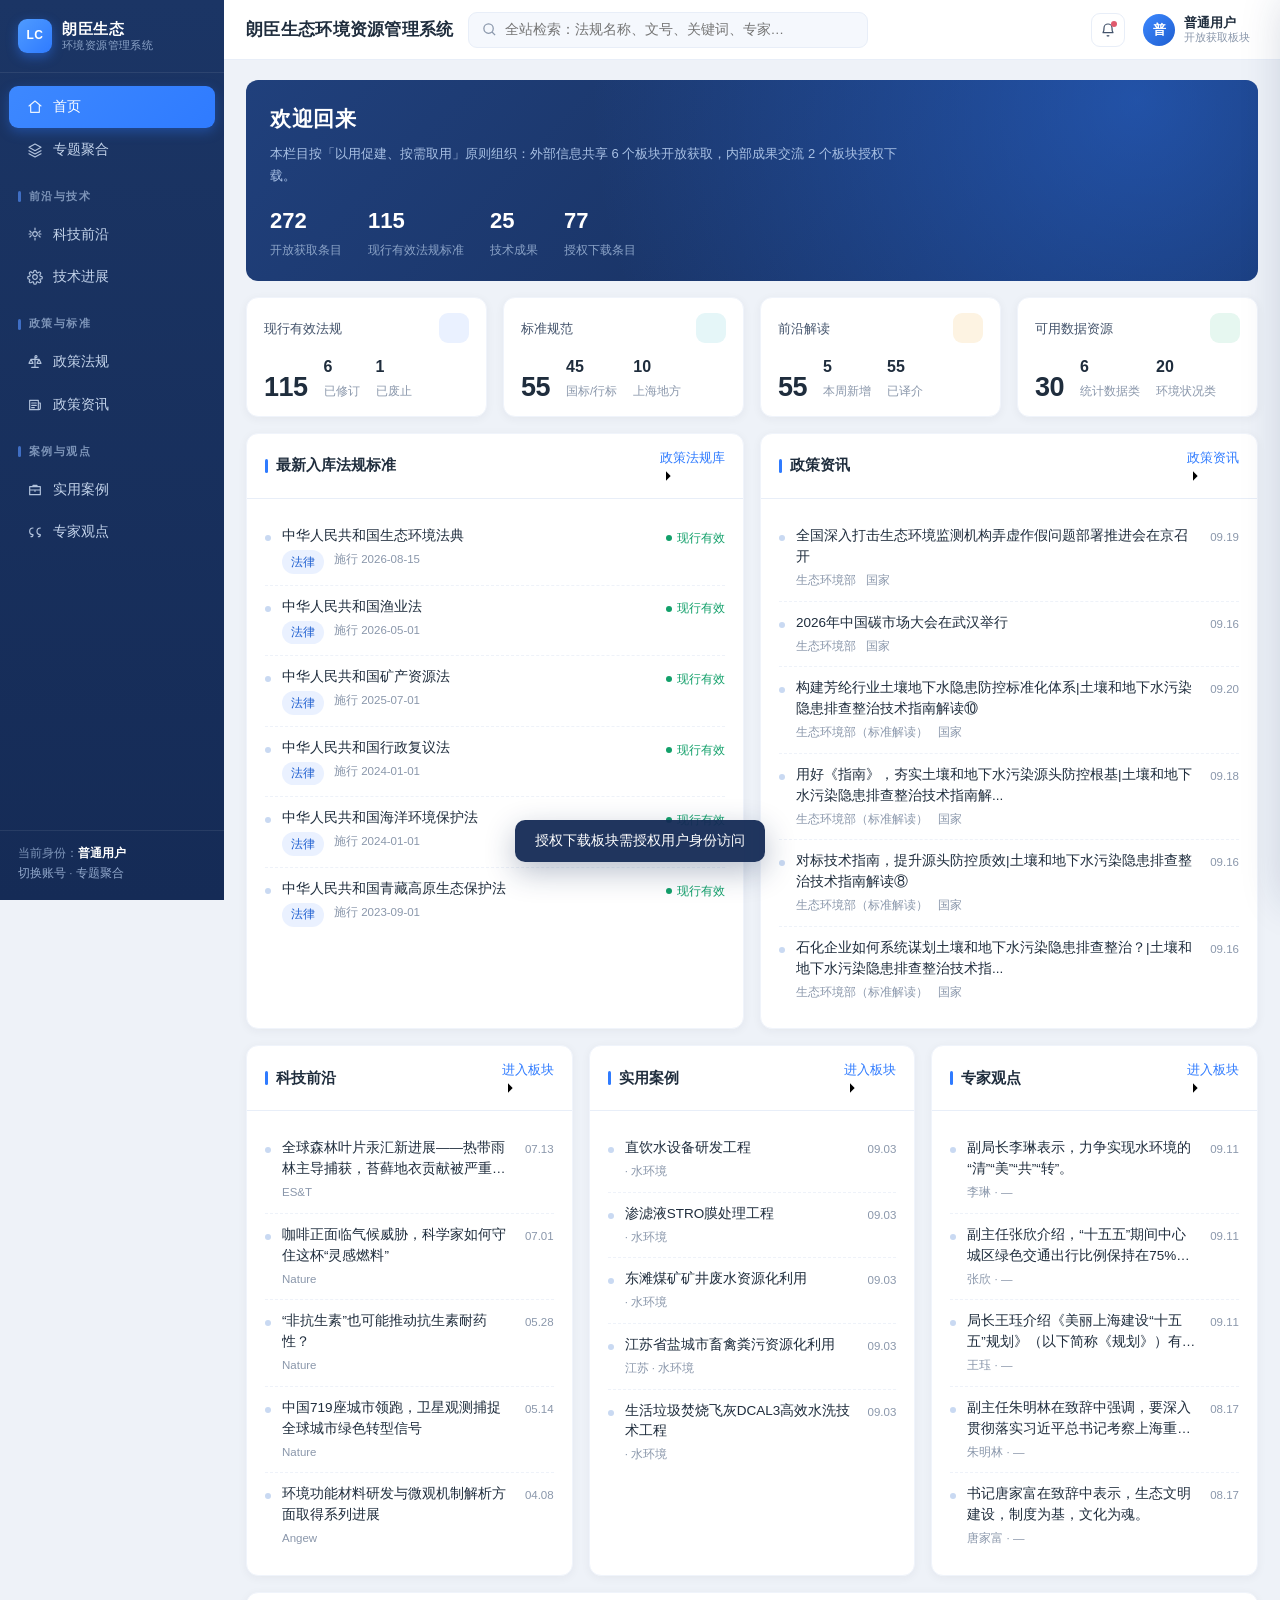
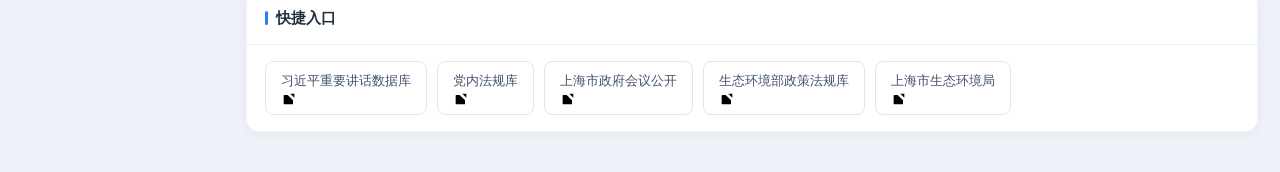
<file: index.html>
<!DOCTYPE html>
<html lang="zh-CN">
<head>
<meta charset="UTF-8">
<meta name="viewport" content="width=device-width,initial-scale=1,viewport-fit=cover">
<meta name="theme-color" content="#152b56">
<title>朗臣生态环境资源管理系统</title>
<link rel="stylesheet" href="assets/style.css">
</head>
<body>

<div class="app" id="app"></div>

<div class="mask" id="mask"></div>
<aside class="drawer" id="drawer"></aside>
<div class="toast" id="toast"></div>

<!-- 真实数据（本地打包，无需服务端；双击文件即可打开） -->
<script src="data/reg.js"></script>
<script src="data/news.js"></script>
<script src="data/frontier.js"></script>
<script src="data/tech.js"></script>
<script src="data/case.js"></script>
<script src="data/expert.js"></script>
<script src="data/achv.js"></script>
<script src="data/data.js"></script>

<script src="assets/app.js"></script>
<script src="assets/boards.js"></script>
<script>bootApp();</script>
</body>
</html>
</file>
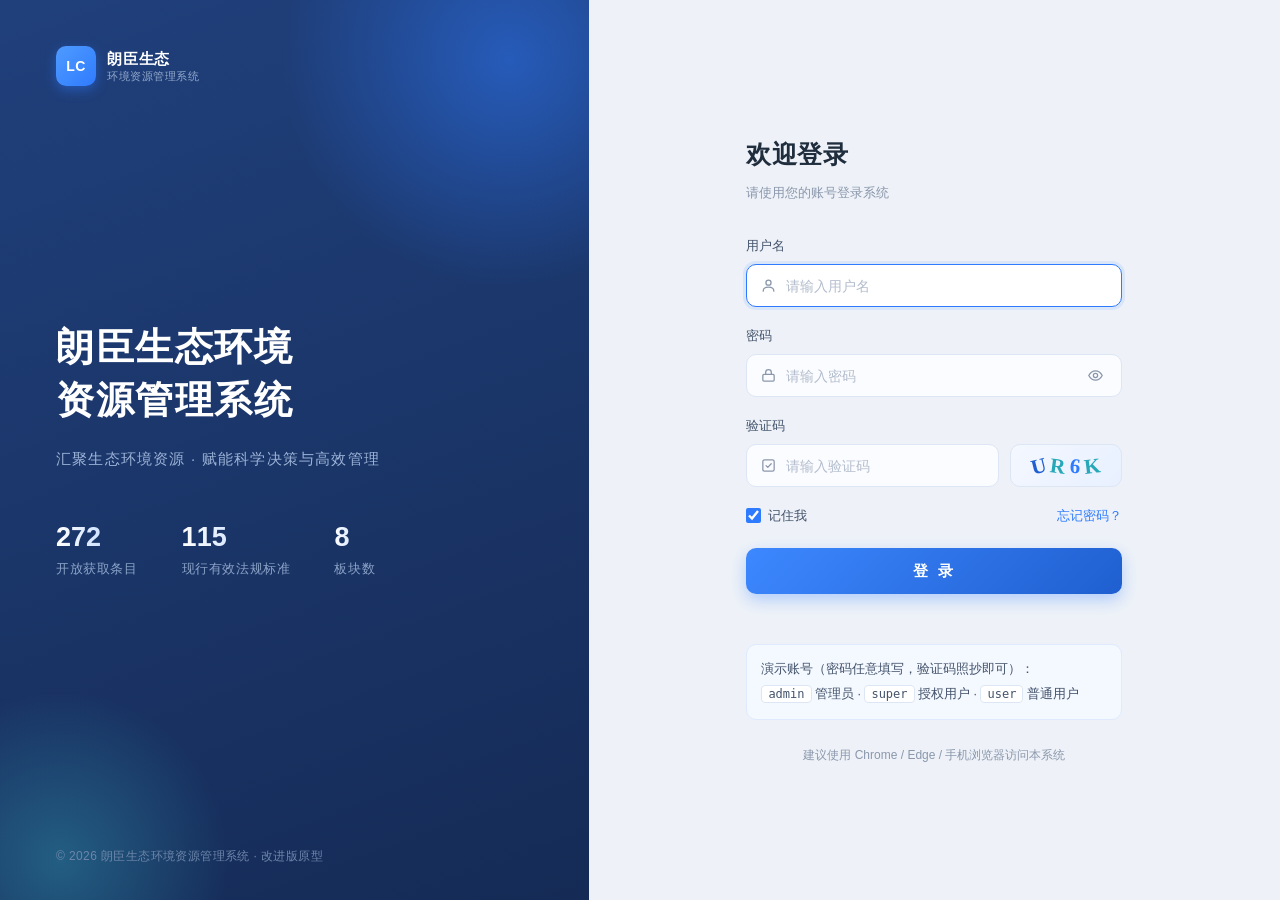
<file: login.htm>
<!DOCTYPE html>
<html lang="zh-CN">
<head>
<meta charset="UTF-8">
<meta name="viewport" content="width=device-width,initial-scale=1,viewport-fit=cover">
<meta name="theme-color" content="#152b56">
<title>登录 - 朗臣生态环境资源管理系统</title>
<link rel="stylesheet" href="assets/style.css">
</head>
<body>

<div class="login-wrap">
  <!-- 左侧品牌区 -->
  <section class="brand-panel">
    <div class="brand-inner">
      <div class="brand-logo">
        <div class="logo-mark">LC</div>
        <div class="logo-txt"><strong>朗臣生态</strong><span>环境资源管理系统</span></div>
      </div>

      <div class="brand-center">
        <h1>朗臣生态环境<br>资源管理系统</h1>
        <p class="brand-desc">汇聚生态环境资源 · 赋能科学决策与高效管理</p>
        <div class="brand-stats">
          <div class="bs-item"><strong id="st1">—</strong><span>开放获取条目</span></div>
          <div class="bs-item"><strong id="st2">—</strong><span>现行有效法规标准</span></div>
          <div class="bs-item"><strong id="st3">—</strong><span>板块数</span></div>
        </div>
      </div>

      <div class="brand-footer">© 2026 朗臣生态环境资源管理系统 · 改进版原型</div>
    </div>
  </section>

  <!-- 右侧表单区 -->
  <main class="form-panel">
    <div class="form-box">
      <h2>欢迎登录</h2>
      <p class="sub">请使用您的账号登录系统</p>

      <form id="loginForm" autocomplete="off">
        <div class="field">
          <label for="username">用户名</label>
          <div class="input-wrap">
            <svg viewBox="0 0 24 24"><circle cx="12" cy="8" r="3.6"/><path d="M4.5 20c0-3.6 3.4-5.6 7.5-5.6s7.5 2 7.5 5.6"/></svg>
            <input type="text" id="username" placeholder="请输入用户名" autocomplete="off">
          </div>
        </div>

        <div class="field">
          <label for="password">密码</label>
          <div class="input-wrap">
            <svg viewBox="0 0 24 24"><rect x="4" y="10.5" width="16" height="9.5" rx="1.6"/><path d="M8 10.5V7.6a4 4 0 0 1 8 0v2.9"/></svg>
            <input type="password" id="password" placeholder="请输入密码" autocomplete="off">
            <button type="button" class="eye" id="eyeBtn" aria-label="显示密码">
              <svg viewBox="0 0 24 24" style="width:17px;height:17px;stroke:#8a97ab;fill:none;stroke-width:1.8"><path d="M2.5 12S6 5.5 12 5.5 21.5 12 21.5 12 18 18.5 12 18.5 2.5 12 2.5 12z"/><circle cx="12" cy="12" r="3"/></svg>
            </button>
          </div>
        </div>

        <div class="field">
          <label for="captchaInput">验证码</label>
          <div class="captcha-row">
            <div class="input-wrap">
              <svg viewBox="0 0 24 24"><rect x="4" y="4" width="16" height="16" rx="2.5"/><path d="M8.5 12.2 11 14.7l4.8-5.2"/></svg>
              <input type="text" id="captchaInput" placeholder="请输入验证码" maxlength="4">
            </div>
            <div class="captcha-img" id="captcha" title="点击刷新验证码"></div>
          </div>
        </div>

        <div class="form-row">
          <label class="checkbox"><input type="checkbox" id="remember" checked><span>记住我</span></label>
          <a href="#" class="forget">忘记密码？</a>
        </div>

        <button type="submit" class="btn-login" id="loginBtn">登 录</button>
        <div class="msg" id="msg"></div>
      </form>

      <div class="hint-accounts">
        演示账号（密码任意填写，验证码照抄即可）：<br>
        <code>admin</code> 管理员 · <code>super</code> 授权用户 · <code>user</code> 普通用户
      </div>

      <div class="form-foot">建议使用 Chrome / Edge / 手机浏览器访问本系统</div>
    </div>
  </main>
</div>

<script src="data/reg.js"></script>
<script src="data/news.js"></script>
<script src="data/frontier.js"></script>
<script src="data/tech.js"></script>
<script src="data/case.js"></script>
<script src="data/expert.js"></script>
<script src="data/achv.js"></script>
<script src="data/data.js"></script>
<script>
(function(){
  var D = window.DATA || {};
  function n(a){ return (a||[]).length; }
  var open = n(D.reg) + n(D.news) + n(D.frontier) + n(D.tech) + n(D.case) + n(D.expert);
  var valid = (D.reg||[]).filter(function(x){ return x.status === '现行有效'; }).length;
  document.getElementById('st1').textContent = open;
  document.getElementById('st2').textContent = valid;
  document.getElementById('st3').textContent = 8;

  /* 验证码 */
  var CH = 'ABCDEFGHJKLMNPQRSTUVWXYZ23456789';
  var CO = ['#2f7bff','#1f5fd0','#26a8b8','#d99425','#7a5cf0','#e05a6d'];
  var el = document.getElementById('captcha'), code = '';
  function refresh(){
    el.innerHTML = ''; code = '';
    for (var i = 0; i < 4; i++){
      var ch = CH[Math.floor(Math.random()*CH.length)];
      code += ch;
      var s = document.createElement('span');
      s.textContent = ch;
      s.style.color = CO[Math.floor(Math.random()*CO.length)];
      s.style.transform = 'rotate(' + (Math.random()*36-18).toFixed(1) + 'deg)';
      el.appendChild(s);
    }
  }
  refresh(); el.addEventListener('click', refresh);

  var pwd = document.getElementById('password'), eye = document.getElementById('eyeBtn');
  eye.addEventListener('click', function(){
    var show = pwd.type === 'password';
    pwd.type = show ? 'text' : 'password';
    pwd.focus();
  });

  var cap = document.getElementById('captchaInput');
  cap.addEventListener('input', function(){
    cap.value = cap.value.toUpperCase().replace(/[^A-Z0-9]/g,'');
  });

  var form = document.getElementById('loginForm'), msg = document.getElementById('msg'),
      btn = document.getElementById('loginBtn'), user = document.getElementById('username');
  function show(t, k){ msg.className = 'msg' + (t ? ' show ' + (k||'') : ''); msg.textContent = t || ''; }

  [user, pwd, cap].forEach(function(e){
    e.addEventListener('input', function(){ if (msg.classList.contains('err')) show(''); });
  });

  form.addEventListener('submit', function(e){
    e.preventDefault();
    var u = user.value.trim(), p = pwd.value, c = cap.value.trim();
    if (!u) { show('请输入用户名','err'); user.focus(); return; }
    if (!p) { show('请输入密码','err'); pwd.focus(); return; }
    if (!c) { show('请输入验证码','err'); cap.focus(); return; }
    if (c !== code) { refresh(); cap.value=''; show('验证码错误，请重新输入','err'); cap.focus(); return; }

    var role = u === 'admin' ? 'admin' : (u === 'super' ? 'auth' : (u === 'user' ? 'normal' : ''));
    if (!role) { show('用户名不存在','err'); refresh(); cap.value=''; return; }

    try { localStorage.setItem('lc_role', role); } catch(err){}
    show(''); btn.disabled = true; btn.textContent = '登录中...';
    setTimeout(function(){
      btn.textContent = '登录成功';
      show('登录成功，正在进入系统...','ok');
      setTimeout(function(){ location.href = 'index.html#/home'; }, 620);
    }, 620);
  });

  window.addEventListener('load', function(){
    if (window.innerWidth > 900) user.focus();
  });
})();
</script>
</body>
</html>
</file>
<file: assets/style.css>
@charset "UTF-8";
/* ============================================================
   朗臣生态环境资源管理系统 · 改进版原型
   视觉风格延续原 demo（蓝白体系），仅重构信息架构与板块呈现
   ============================================================ */

:root{
  --blue:#2f7bff;
  --blue-dark:#1f5fd0;
  --blue-light:#eaf1ff;
  --blue-soft:#f4f8ff;
  --navy:#152b56;
  --navy-2:#20407c;
  --text:#1f2d3d;
  --text-2:#43536b;
  --muted:#8a97ab;
  --line:#e8eef8;
  --line-2:#dde6f4;
  --bg:#eef2f8;
  --card:#ffffff;
  --green:#12a06a;
  --green-bg:#e6f7f0;
  --amber:#d99425;
  --amber-bg:#fdf3e2;
  --red:#e05a6d;
  --red-bg:#fdeaed;
  --purple:#7a5cf0;
  --purple-bg:#f0ecfe;
  --cyan:#26a8b8;
  --cyan-bg:#e5f6f8;
  --radius:12px;
  --radius-sm:8px;
  --shadow:0 2px 10px rgba(31,45,61,.05);
  --shadow-lg:0 8px 28px rgba(21,43,86,.13);
  --sans:"PingFang SC","Microsoft YaHei",-apple-system,"Segoe UI",Roboto,sans-serif;
}

*{margin:0;padding:0;box-sizing:border-box}
html,body{height:100%}
body{
  font-family:var(--sans);background:var(--bg);color:var(--text);
  font-size:14px;line-height:1.62;-webkit-font-smoothing:antialiased;
  -webkit-text-size-adjust:100%;
}
a{color:inherit;text-decoration:none}
button,input,select,textarea{font-family:inherit;font-size:inherit;color:inherit}
ul,ol{list-style:none}
/* 内联图标默认尺寸，具体容器规则可覆盖 */
svg{width:16px;height:16px;flex:0 0 auto;display:block}
::-webkit-scrollbar{width:8px;height:8px}
::-webkit-scrollbar-thumb{background:#c9d6ea;border-radius:8px}
::-webkit-scrollbar-thumb:hover{background:#a9bcd8}
::-webkit-scrollbar-track{background:transparent}

/* ==================== 登录页 ==================== */
.login-wrap{display:flex;min-height:100vh}
.brand-panel{
  flex:0 0 46%;max-width:660px;position:relative;overflow:hidden;
  background:linear-gradient(160deg,#20407c 0%,#152b56 100%);
  color:#fff;display:flex;flex-direction:column;padding:46px 56px 34px;
}
.brand-panel::before{
  content:"";position:absolute;width:460px;height:460px;border-radius:50%;
  background:radial-gradient(circle,rgba(47,123,255,.5),transparent 70%);
  top:-170px;right:-150px;pointer-events:none;
}
.brand-panel::after{
  content:"";position:absolute;width:340px;height:340px;border-radius:50%;
  background:radial-gradient(circle,rgba(62,201,214,.3),transparent 70%);
  bottom:-130px;left:-110px;pointer-events:none;
}
.brand-inner{flex:1;display:flex;flex-direction:column;position:relative;z-index:1}
.brand-logo{display:flex;align-items:center;gap:11px}
.logo-mark{
  width:40px;height:40px;flex:0 0 40px;border-radius:10px;
  background:linear-gradient(135deg,#4f9bff,#2f7bff);display:grid;place-items:center;
  font-size:14px;font-weight:700;color:#fff;letter-spacing:.5px;
  box-shadow:0 4px 12px rgba(47,123,255,.45);
}
.logo-txt{display:flex;flex-direction:column;line-height:1.3}
.logo-txt strong{font-size:15px;letter-spacing:.8px}
.logo-txt span{font-size:11px;color:#93a9cc;letter-spacing:.5px}
.brand-center{margin:auto 0;padding:32px 0 40px}
.brand-center h1{font-size:38px;line-height:1.38;font-weight:700;letter-spacing:1.5px;margin-bottom:20px}
.brand-center .brand-desc{font-size:15px;color:#9db4d8;letter-spacing:1.2px;margin-bottom:52px;line-height:1.7}
.brand-stats{display:flex;gap:44px}
.bs-item{display:flex;flex-direction:column;gap:8px}
.bs-item strong{
  font-size:27px;font-weight:700;line-height:1;
  background:linear-gradient(90deg,#fff,#a8cbff);-webkit-background-clip:text;
  background-clip:text;-webkit-text-fill-color:transparent;font-variant-numeric:tabular-nums;
}
.bs-item span{font-size:12.5px;color:#8ba3c7;letter-spacing:.6px}
.brand-footer{position:relative;z-index:1;font-size:12px;color:#6d86ab;letter-spacing:.4px;padding-top:24px}
.form-panel{flex:1;display:flex;align-items:center;justify-content:center;padding:40px 28px}
.form-box{width:100%;max-width:376px}
.form-box h2{font-size:25px;font-weight:700;letter-spacing:.5px;margin-bottom:7px}
.form-box .sub{font-size:13px;color:var(--muted);margin-bottom:32px}
.field{margin-bottom:18px}
.field label{display:block;font-size:13px;color:var(--text-2);margin-bottom:8px;font-weight:500}
.input-wrap{
  display:flex;align-items:center;gap:9px;border:1px solid var(--line-2);
  border-radius:10px;padding:0 13px;background:#fbfcff;transition:.18s;
}
.input-wrap:focus-within{border-color:var(--blue);background:#fff;box-shadow:0 0 0 3px rgba(47,123,255,.11)}
.input-wrap svg{width:17px;height:17px;flex:0 0 17px;stroke:var(--muted);fill:none;stroke-width:1.8;stroke-linecap:round;stroke-linejoin:round}
.input-wrap input{flex:1;border:0;background:transparent;padding:12.5px 0;outline:none;font-size:14px}
.input-wrap input::placeholder{color:#b3bdcd}
.eye{background:none;border:0;cursor:pointer;padding:4px;display:grid;place-items:center;border-radius:6px}
.eye:hover{background:var(--blue-light)}
.captcha-row{display:flex;gap:11px}
.captcha-row .input-wrap{flex:1}
.captcha-img{
  width:112px;flex:0 0 112px;border:1px solid var(--line-2);border-radius:10px;
  background:linear-gradient(135deg,#f4f8ff,#e8f0ff);display:flex;align-items:center;
  justify-content:center;gap:3px;cursor:pointer;user-select:none;
  font-size:21px;font-weight:700;letter-spacing:1px;
}
.captcha-img span{display:inline-block;font-family:Georgia,serif}
.form-row{display:flex;align-items:center;justify-content:space-between;margin:2px 0 22px;font-size:13px}
.checkbox{display:flex;align-items:center;gap:7px;color:var(--text-2);cursor:pointer}
.checkbox input{width:15px;height:15px;accent-color:var(--blue)}
.forget{color:var(--blue);font-size:13px}
.forget:hover{text-decoration:underline}
.btn-login{
  width:100%;border:0;border-radius:10px;padding:13.5px;cursor:pointer;
  background:linear-gradient(135deg,#3d88ff,#1f5fd0);color:#fff;font-size:15px;
  font-weight:600;letter-spacing:3px;box-shadow:0 6px 16px rgba(47,123,255,.32);transition:.18s;
}
.btn-login:hover{transform:translateY(-1px);box-shadow:0 8px 20px rgba(47,123,255,.4)}
.btn-login:disabled{opacity:.75;cursor:default;transform:none}
.msg{min-height:20px;margin-top:12px;font-size:13px;text-align:center;opacity:0;transition:.2s}
.msg.show{opacity:1}
.msg.err{color:var(--red)}
.msg.ok{color:var(--green)}
.form-foot{margin-top:26px;text-align:center;font-size:12px;color:var(--muted)}
.hint-accounts{
  margin-top:18px;padding:12px 14px;border-radius:10px;background:var(--blue-soft);
  border:1px solid #dfeaff;font-size:12.5px;color:var(--text-2);line-height:2;
}
.hint-accounts b{color:var(--blue-dark)}
.hint-accounts code{background:#fff;border:1px solid var(--line-2);border-radius:4px;padding:1px 6px;font-size:12px}

/* ==================== 应用外壳 ==================== */
.app{display:flex;min-height:100vh}

/* 侧边栏 */
.side{
  width:224px;flex:0 0 224px;background:linear-gradient(180deg,#1b3565 0%,#152b56 100%);
  color:#cfdcf0;display:flex;flex-direction:column;position:sticky;top:0;height:100vh;z-index:60;
}
.side-brand{display:flex;align-items:center;gap:10px;padding:19px 18px;border-bottom:1px solid rgba(255,255,255,.08)}
.side-brand .logo-mark{width:34px;height:34px;flex:0 0 34px;border-radius:9px;font-size:12px}
.side-brand strong{font-size:14.5px;color:#fff;letter-spacing:.6px;display:block;line-height:1.3}
.side-brand span{font-size:10.5px;color:#8ba3c7;letter-spacing:.4px}
.side-nav{flex:1;overflow-y:auto;padding:12px 0 20px}
.nav-group{margin-bottom:4px}
.nav-group>.gtitle{
  display:flex;align-items:center;gap:8px;padding:13px 18px 7px;
  font-size:11px;color:#7d94b8;letter-spacing:1.4px;font-weight:600;
}
.nav-group>.gtitle i{width:3px;height:11px;border-radius:2px;background:#3f6ec4;display:block}
.nav-item{
  display:flex;align-items:center;gap:10px;padding:10px 18px;margin:1px 9px;
  border-radius:9px;font-size:13.5px;color:#c3d3ea;cursor:pointer;transition:.15s;
}
.nav-item svg{width:16px;height:16px;flex:0 0 16px;stroke:currentColor;fill:none;stroke-width:1.75;stroke-linecap:round;stroke-linejoin:round;opacity:.9}
.nav-item:hover{background:rgba(255,255,255,.07);color:#fff}
.nav-item.on{background:linear-gradient(135deg,#3d88ff,#2f7bff);color:#fff;box-shadow:0 4px 12px rgba(47,123,255,.35)}
.nav-item .badge{
  margin-left:auto;background:#e05a6d;color:#fff;font-size:10.5px;min-width:18px;
  height:18px;border-radius:9px;display:grid;place-items:center;padding:0 5px;font-weight:600;
}
.nav-item.on .badge{background:rgba(255,255,255,.28)}
.side-foot{padding:12px 18px 16px;border-top:1px solid rgba(255,255,255,.08);font-size:11.5px;color:#7d94b8;line-height:1.8}
.side-foot a{color:#93a9cc}
.side-foot a:hover{color:#fff}

/* 主区 */
.main{flex:1;min-width:0;display:flex;flex-direction:column}
.top{
  height:60px;flex:0 0 60px;background:#fff;border-bottom:1px solid var(--line);
  display:flex;align-items:center;gap:14px;padding:0 22px;position:sticky;top:0;z-index:50;
}
.top h1{font-size:16.5px;font-weight:600;letter-spacing:.3px;white-space:nowrap}
.search-box{
  flex:1;max-width:400px;display:flex;align-items:center;gap:8px;
  background:#f5f8fd;border:1px solid var(--line);border-radius:9px;padding:0 13px;transition:.18s;
}
.search-box:focus-within{background:#fff;border-color:var(--blue);box-shadow:0 0 0 3px rgba(47,123,255,.1)}
.search-box svg{width:15px;height:15px;stroke:var(--muted);fill:none;stroke-width:2}
.search-box input{flex:1;border:0;background:transparent;padding:9.5px 0;outline:none;font-size:13.5px}
.top-right{margin-left:auto;display:flex;align-items:center;gap:14px}
.icon-btn{
  position:relative;width:34px;height:34px;border-radius:9px;border:1px solid var(--line);
  background:#fff;display:grid;place-items:center;cursor:pointer;transition:.15s;
}
.icon-btn:hover{background:var(--blue-soft);border-color:#d3e2ff}
.icon-btn svg{width:16px;height:16px;stroke:var(--text-2);fill:none;stroke-width:1.8}
.icon-btn .dot{position:absolute;top:7px;right:7px;width:6px;height:6px;border-radius:50%;background:var(--red)}
.user-chip{display:flex;align-items:center;gap:9px;cursor:pointer;border-radius:9px;padding:4px 8px 4px 4px}
.user-chip:hover{background:var(--blue-soft)}
.avatar{
  width:32px;height:32px;border-radius:50%;display:grid;place-items:center;color:#fff;
  font-size:13px;font-weight:600;background:linear-gradient(135deg,#3d88ff,#1f5fd0);flex:0 0 32px;
}
.user-chip .u-txt{display:flex;flex-direction:column;line-height:1.25}
.user-chip .u-txt b{font-size:13px;font-weight:600}
.user-chip .u-txt span{font-size:11px;color:var(--muted)}
.menu-btn{display:none;width:34px;height:34px;border-radius:9px;border:1px solid var(--line);background:#fff;cursor:pointer;place-items:center}
.menu-btn svg{width:17px;height:17px;stroke:var(--text);fill:none;stroke-width:2}

.content{padding:20px 22px 40px;flex:1}
.crumb{font-size:12.5px;color:var(--muted);margin-bottom:12px;display:flex;align-items:center;gap:7px}
.crumb b{color:var(--text-2);font-weight:500}
.page-head{display:flex;align-items:flex-end;gap:14px;flex-wrap:wrap;margin-bottom:16px}
.page-head h2{font-size:19px;font-weight:600;letter-spacing:.3px}
.page-head .pdesc{font-size:12.5px;color:var(--muted);padding-bottom:2px}
.page-head .pact{margin-left:auto;display:flex;gap:9px}

/* ==================== 通用组件 ==================== */
.card{background:var(--card);border-radius:var(--radius);box-shadow:var(--shadow);border:1px solid #f0f4fb}
.card-h{
  display:flex;align-items:center;gap:9px;padding:14px 18px;border-bottom:1px solid var(--line);
}
.card-h h3{font-size:14.5px;font-weight:600;display:flex;align-items:center;gap:8px}
.card-h h3::before{content:"";width:3px;height:14px;border-radius:2px;background:var(--blue);display:block}
.card-h .more{margin-left:auto;font-size:12.5px;color:var(--blue);cursor:pointer}
.card-b{padding:16px 18px}
.grid{display:grid;gap:16px}
.g2{grid-template-columns:repeat(2,minmax(0,1fr))}
.g3{grid-template-columns:repeat(3,minmax(0,1fr))}
.g4{grid-template-columns:repeat(4,minmax(0,1fr))}
.row{display:flex;gap:14px}
.wrap{display:flex;flex-wrap:wrap;gap:10px;align-items:center}

.btn{
  border:1px solid var(--line-2);background:#fff;border-radius:8px;padding:7.5px 15px;
  cursor:pointer;font-size:13px;color:var(--text-2);transition:.15s;white-space:nowrap;
}
.btn:hover{border-color:#c3d6f5;color:var(--blue-dark);background:var(--blue-soft)}
.btn.pri{background:linear-gradient(135deg,#3d88ff,#1f5fd0);border-color:transparent;color:#fff;font-weight:500}
.btn.pri:hover{box-shadow:0 4px 12px rgba(47,123,255,.3);color:#fff}
.btn.sm{padding:5px 11px;font-size:12.5px}

.tag{
  display:inline-flex;align-items:center;gap:4px;padding:2.5px 9px;border-radius:20px;
  font-size:11.5px;background:var(--blue-light);color:var(--blue-dark);white-space:nowrap;
}
.tag.g{background:var(--green-bg);color:var(--green)}
.tag.a{background:var(--amber-bg);color:#a06f13}
.tag.r{background:var(--red-bg);color:#c23c50}
.tag.p{background:var(--purple-bg);color:var(--purple)}
.tag.c{background:var(--cyan-bg);color:#1a8291}
.tag.gray{background:#f0f3f8;color:var(--muted)}
.tag.clickable{cursor:pointer}
.tag.clickable:hover{filter:brightness(.96)}
.tag.on{background:var(--blue);color:#fff}

.chips{display:flex;flex-wrap:wrap;gap:7px}
.chip{
  border:1px solid var(--line-2);background:#fff;border-radius:20px;padding:4.5px 13px;
  font-size:12.5px;color:var(--text-2);cursor:pointer;transition:.15s;
}
.chip:hover{border-color:#c3d6f5;color:var(--blue-dark);background:var(--blue-soft)}
.chip.on{background:var(--blue);border-color:var(--blue);color:#fff}

table.tb{width:100%;border-collapse:collapse;font-size:13px}
table.tb th{
  text-align:left;font-weight:600;color:var(--text-2);background:#f7fafe;
  padding:10px 12px;border-bottom:1px solid var(--line);white-space:nowrap;font-size:12.5px;
}
table.tb td{padding:11px 12px;border-bottom:1px solid #f2f6fc;vertical-align:top}
table.tb tr:hover td{background:#fafcff}
table.tb td.t-name{font-weight:500;color:var(--text);cursor:pointer}
table.tb td.t-name:hover{color:var(--blue-dark)}
.tb-wrap{overflow-x:auto}
.mono{font-variant-numeric:tabular-nums;font-size:12.5px;color:var(--text-2);white-space:nowrap}

.stat{
  background:#fff;border-radius:var(--radius);border:1px solid #f0f4fb;box-shadow:var(--shadow);
  padding:15px 17px;display:flex;flex-direction:column;gap:11px;
}
.stat .s-top{display:flex;align-items:center;justify-content:space-between}
.stat .s-top span{font-size:13px;color:var(--text-2);font-weight:500}
.stat .s-ico{width:30px;height:30px;border-radius:9px;display:grid;place-items:center}
.stat .s-ico svg{width:16px;height:16px;fill:none;stroke-width:1.8;stroke-linecap:round;stroke-linejoin:round}
.stat .s-main{display:flex;align-items:flex-end;gap:16px}
.stat .s-main b{font-size:27px;font-weight:700;line-height:1;letter-spacing:-.5px;font-variant-numeric:tabular-nums}
.stat .s-main .sx{display:flex;flex-direction:column;gap:2px}
.stat .s-main .sx i{font-style:normal;font-size:16px;font-weight:600}
.stat .s-main .sx em{font-style:normal;font-size:11.5px;color:var(--muted)}
.bar{height:6px;border-radius:6px;background:#eef3fb;overflow:hidden}
.bar i{display:block;height:100%;border-radius:6px;background:linear-gradient(90deg,#4f9bff,#2f7bff)}

.list{display:flex;flex-direction:column}
.list>li{
  display:flex;gap:11px;align-items:flex-start;padding:11px 0;border-bottom:1px dashed #eef2f9;
}
.list>li:last-child{border-bottom:0}
.list>li .li-dot{width:6px;height:6px;border-radius:50%;background:#c9d9f2;margin-top:9px;flex:0 0 6px}
.list>li .li-b{flex:1;min-width:0}
.list>li .li-t{font-size:13.5px;line-height:1.55;display:-webkit-box;-webkit-line-clamp:2;-webkit-box-orient:vertical;overflow:hidden}
.list>li .li-t:hover{color:var(--blue-dark);cursor:pointer}
.list>li .li-m{font-size:11.5px;color:var(--muted);margin-top:3px;display:flex;gap:10px;flex-wrap:wrap}
.list>li .li-time{font-size:11.5px;color:var(--muted);white-space:nowrap;margin-top:2px}
.rank{font-style:normal;font-weight:700;font-size:13px;color:#c2b8a3;width:16px;flex:0 0 16px;text-align:center}
.rank.top{color:#e8a33d}
.hot{background:#fdeaed;color:#e05a6d;font-size:10px;padding:1px 5px;border-radius:4px;font-weight:600}

.empty{
  padding:52px 20px;text-align:center;color:var(--muted);font-size:13.5px;
  display:flex;flex-direction:column;align-items:center;gap:11px;
}
.empty svg{width:44px;height:44px;stroke:#c9d6ea;fill:none;stroke-width:1.4}

/* 分页 */
.pager{display:flex;align-items:center;gap:7px;justify-content:flex-end;padding:14px 18px}
.pager button{
  min-width:31px;height:31px;border:1px solid var(--line-2);background:#fff;border-radius:7px;
  cursor:pointer;font-size:12.5px;color:var(--text-2);
}
.pager button.on{background:var(--blue);border-color:var(--blue);color:#fff}
.pager button:disabled{opacity:.45;cursor:default}
.pager .pinfo{margin-right:auto;font-size:12.5px;color:var(--muted)}

/* 分类树 */
.tree{font-size:13.5px}
.tree .tnode{
  display:flex;align-items:center;gap:8px;padding:8px 11px;border-radius:8px;cursor:pointer;
  color:var(--text-2);transition:.14s;
}
.tree .tnode:hover{background:var(--blue-soft);color:var(--blue-dark)}
.tree .tnode.on{background:var(--blue);color:#fff;font-weight:500}
.tree .tnode .cnt{margin-left:auto;font-size:11.5px;color:var(--muted)}
.tree .tnode.on .cnt{color:rgba(255,255,255,.85)}
.tree .tnode .ic{width:9px;height:9px;flex:0 0 9px;display:grid;place-items:center}
.tree .tnode .ic svg{width:12px;height:12px;stroke:currentColor;fill:none;stroke-width:2}
.tree .tsub{padding-left:12px;margin-left:11px;border-left:1px dashed #e3ebf7;margin-top:2px}
.tree .tsub .tnode{font-size:13px;padding:7px 10px}

/* ==================== 板块专属：科技前沿 ==================== */
.fx-list{display:flex;flex-direction:column;gap:13px;padding:16px 18px}
.fx-card{
  border:1px solid var(--line);border-radius:11px;padding:15px 17px;background:#fff;
  transition:.16s;position:relative;
}
.fx-card:hover{border-color:#c3d6f5;box-shadow:0 4px 16px rgba(31,45,61,.07);transform:translateY(-1px)}
.fx-top{display:flex;align-items:center;gap:9px;flex-wrap:wrap;margin-bottom:8px}
.fx-journal{
  font-size:11.5px;font-weight:700;color:#fff;background:linear-gradient(135deg,#3d88ff,#1f5fd0);
  padding:2.5px 9px;border-radius:5px;letter-spacing:.3px;
}
.fx-journal.top{background:linear-gradient(135deg,#e8a33d,#d07f1c)}
.fx-title{font-size:15px;font-weight:600;line-height:1.55;margin-bottom:5px}
.fx-title:hover{color:var(--blue-dark);cursor:pointer}
.fx-orig{font-size:11.5px;color:var(--muted);font-style:italic;margin-bottom:10px;line-height:1.5}
.fx-conc{
  background:var(--blue-soft);border-left:3px solid var(--blue);border-radius:0 8px 8px 0;
  padding:9px 13px;margin-bottom:10px;font-size:13px;line-height:1.66;color:var(--text-2);
}
.fx-conc b{color:var(--blue-dark);font-weight:600}
.fx-usebox{
  background:#f7fdfa;border-left:3px solid var(--green);border-radius:0 8px 8px 0;
  padding:9px 13px;margin-bottom:11px;font-size:13px;line-height:1.66;color:var(--text-2);
}
.fx-usebox b{color:var(--green);font-weight:600}
.fx-foot{display:flex;align-items:center;gap:9px;flex-wrap:wrap;padding-top:10px;border-top:1px dashed #eef2f9}
.fx-foot .src{font-size:11.5px;color:var(--muted);margin-left:auto}

/* ==================== 板块专属：政策法规 ==================== */
.reg-layout{display:grid;grid-template-columns:214px minmax(0,1fr);gap:16px;align-items:start}
.reg-side{background:#fff;border-radius:var(--radius);border:1px solid #f0f4fb;box-shadow:var(--shadow);padding:13px 11px;position:sticky;top:80px}
.reg-side .st{font-size:11px;color:var(--muted);letter-spacing:1.1px;padding:6px 11px 8px;font-weight:600}
.reg-side .st:not(:first-child){margin-top:9px;border-top:1px solid var(--line);padding-top:13px}
.reg-bar{
  background:#fff;border-radius:var(--radius);border:1px solid #f0f4fb;box-shadow:var(--shadow);
  padding:13px 16px;display:flex;gap:11px;align-items:center;flex-wrap:wrap;margin-bottom:14px;
}
.reg-bar .kw{flex:1;min-width:180px;display:flex;align-items:center;gap:8px;background:#f5f8fd;border:1px solid var(--line);border-radius:8px;padding:0 12px}
.reg-bar .kw input{flex:1;border:0;background:transparent;padding:8.5px 0;outline:none;font-size:13px}
.reg-bar .kw svg{width:15px;height:15px;stroke:var(--muted);fill:none;stroke-width:2}
.reg-bar select{border:1px solid var(--line-2);border-radius:8px;padding:8px 11px;background:#fff;font-size:13px;color:var(--text-2);outline:none;cursor:pointer}
.reg-name{font-weight:500;cursor:pointer;color:var(--text);line-height:1.5}
.reg-name:hover{color:var(--blue-dark)}
.reg-name .std{
  display:inline-block;font-size:11px;font-weight:700;color:var(--blue-dark);background:var(--blue-light);
  border-radius:4px;padding:1px 6px;margin-right:6px;font-variant-numeric:tabular-nums;
}
.reg-prom{font-size:11.5px;color:var(--muted);margin-top:4px;line-height:1.5}
.reg-sum{font-size:12.5px;color:var(--text-2);margin-top:5px;line-height:1.6;
  display:-webkit-box;-webkit-line-clamp:2;-webkit-box-orient:vertical;overflow:hidden}
.status{display:inline-flex;align-items:center;gap:5px;font-size:11.5px;white-space:nowrap}
.status::before{content:"";width:6px;height:6px;border-radius:50%;display:block}
.status.valid{color:var(--green)}.status.valid::before{background:var(--green)}
.status.rev{color:var(--amber)}.status.rev::before{background:var(--amber)}
.status.dead{color:var(--muted)}.status.dead::before{background:#c2ccdb}

/* ==================== 板块专属：政策资讯（时间线） ==================== */
.tl{padding:6px 18px 16px}
.tl-item{display:grid;grid-template-columns:88px 26px minmax(0,1fr);gap:0}
.tl-date{text-align:right;padding:15px 12px 0 0;font-size:12px;color:var(--muted);white-space:nowrap}
.tl-date b{display:block;font-size:15px;color:var(--text-2);font-weight:600;font-variant-numeric:tabular-nums}
.tl-line{position:relative;display:flex;justify-content:center;padding-top:19px}
.tl-line::before{content:"";position:absolute;top:0;bottom:0;width:1px;background:var(--line-2);left:50%}
.tl-line i{width:9px;height:9px;border-radius:50%;background:#fff;border:2px solid var(--blue);position:relative;z-index:1;display:block}
.tl-item.imp .tl-line i{background:var(--blue);box-shadow:0 0 0 4px rgba(47,123,255,.14)}
.tl-body{padding:13px 0 13px 8px;border-bottom:1px dashed #eef2f9}
.tl-item:last-child .tl-body{border-bottom:0}
.tl-body .tlb-t{font-size:14px;font-weight:500;line-height:1.55;cursor:pointer}
.tl-body .tlb-t:hover{color:var(--blue-dark)}
.tl-body .tlb-s{font-size:12.5px;color:var(--text-2);margin-top:5px;line-height:1.6;
  display:-webkit-box;-webkit-line-clamp:2;-webkit-box-orient:vertical;overflow:hidden}
.tl-body .tlb-m{display:flex;gap:9px;flex-wrap:wrap;align-items:center;margin-top:7px;font-size:11.5px;color:var(--muted)}

/* ==================== 板块专属：实用案例 ==================== */
.case-grid{display:grid;grid-template-columns:repeat(auto-fill,minmax(318px,1fr));gap:15px;padding:16px 18px}
.case-card{border:1px solid var(--line);border-radius:11px;overflow:hidden;background:#fff;transition:.16s;display:flex;flex-direction:column}
.case-card:hover{border-color:#c3d6f5;box-shadow:0 5px 18px rgba(31,45,61,.08);transform:translateY(-1px)}
.case-cap{
  height:76px;background:linear-gradient(135deg,#2a4d8f,#1b3565);position:relative;
  display:flex;align-items:flex-end;padding:11px 14px;
}
.case-cap::after{
  content:"";position:absolute;inset:0;
  background:radial-gradient(circle at 88% 16%,rgba(47,123,255,.5),transparent 62%);
}
.case-cap .el{position:relative;z-index:1;font-size:11.5px;color:#fff;background:rgba(255,255,255,.18);
  border:1px solid rgba(255,255,255,.28);padding:2px 9px;border-radius:20px;backdrop-filter:blur(2px)}
.case-b{padding:13px 15px;flex:1;display:flex;flex-direction:column;gap:9px}
.case-b h4{font-size:14.5px;font-weight:600;line-height:1.5}
.case-b h4:hover{color:var(--blue-dark);cursor:pointer}
.case-kv{display:flex;gap:8px;font-size:12.5px;line-height:1.6;color:var(--text-2)}
.case-kv b{
  flex:0 0 62px;color:var(--muted);font-weight:500;font-size:11.5px;
  background:#f4f7fc;border-radius:5px;height:20px;line-height:20px;text-align:center;
}
.case-eff{
  margin-top:auto;background:#f7fdfa;border:1px solid #dff2e9;border-radius:8px;
  padding:8px 11px;font-size:12.5px;color:#0d7a52;line-height:1.6;
}
.case-eff b{font-weight:600}

/* ==================== 板块专属：技术进展（目录表） ==================== */
.matrix-row{display:flex;gap:6px;flex-wrap:wrap}
.mx-cell{
  display:flex;flex-direction:column;gap:2px;border:1px solid var(--line);border-radius:8px;
  padding:7px 12px;background:#fff;min-width:74px;
}
.mx-cell b{font-size:17px;font-weight:700;font-variant-numeric:tabular-nums}
.mx-cell span{font-size:11px;color:var(--muted);white-space:nowrap}
.mx-cell.hi{background:var(--blue-soft);border-color:#d3e2ff}
.mx-cell.hi b{color:var(--blue-dark)}

/* ==================== 板块专属：专家观点 ==================== */
.ex-list{display:flex;flex-direction:column;gap:15px;padding:16px 18px}
.ex-card{border:1px solid var(--line);border-radius:11px;padding:15px 17px;background:#fff;transition:.16s}
.ex-card:hover{border-color:#c3d6f5;box-shadow:0 4px 16px rgba(31,45,61,.07)}
.ex-head{display:flex;align-items:center;gap:11px;margin-bottom:11px}
.ex-av{
  width:38px;height:38px;border-radius:10px;flex:0 0 38px;display:grid;place-items:center;
  background:linear-gradient(135deg,#7a5cf0,#5b3fd6);color:#fff;font-size:14px;font-weight:600;
}
.ex-info{display:flex;flex-direction:column;line-height:1.35;min-width:0}
.ex-info b{font-size:13.5px;font-weight:600}
.ex-info span{font-size:11.5px;color:var(--muted)}
.ex-head .ex-topic{margin-left:auto}
.ex-claim{font-size:14px;font-weight:600;line-height:1.6;margin-bottom:9px;color:var(--text)}
.ex-claim::before{content:"“";color:var(--blue);font-size:19px;font-weight:700;margin-right:1px}
.ex-claim::after{content:"”";color:var(--blue);font-size:19px;font-weight:700;margin-left:1px}
.ex-quote{
  background:#fafbfe;border-left:3px solid #d8e4f7;border-radius:0 8px 8px 0;padding:10px 13px;
  font-size:13px;line-height:1.72;color:var(--text-2);
}
.ex-foot{display:flex;align-items:center;gap:9px;flex-wrap:wrap;margin-top:11px;padding-top:10px;border-top:1px dashed #eef2f9;font-size:11.5px;color:var(--muted)}
.ex-foot .lock{margin-left:auto;display:flex;align-items:center;gap:5px;color:var(--amber)}
.ex-foot .lock svg{width:13px;height:13px;stroke:currentColor;fill:none;stroke-width:1.8}

/* ==================== 板块专属：数据资源（元数据卡） ==================== */
.ds-grid{display:grid;grid-template-columns:repeat(auto-fill,minmax(330px,1fr));gap:15px;padding:16px 18px}
.ds-card{border:1px solid var(--line);border-radius:11px;background:#fff;padding:14px 16px;transition:.16s;
  display:flex;flex-direction:column;gap:10px}
.ds-card:hover{border-color:#c3d6f5;box-shadow:0 4px 16px rgba(31,45,61,.07)}
.ds-head{display:flex;align-items:flex-start;gap:10px}
.ds-ico{
  width:34px;height:34px;flex:0 0 34px;border-radius:9px;display:grid;place-items:center;
  background:var(--cyan-bg);
}
.ds-ico svg{width:17px;height:17px;stroke:#1a8291;fill:none;stroke-width:1.8}
.ds-head h4{font-size:14px;font-weight:600;line-height:1.5}
.ds-head h4:hover{color:var(--blue-dark);cursor:pointer}
.ds-head .ds-sub{font-size:11.5px;color:var(--muted);margin-top:2px}
.ds-meta{display:grid;grid-template-columns:1fr 1fr;gap:7px 12px;font-size:12px}
.ds-meta .k{color:var(--muted);font-size:11.5px}
.ds-meta .v{color:var(--text-2);font-weight:500}
.ds-foot{display:flex;align-items:center;gap:8px;padding-top:10px;border-top:1px dashed #eef2f9;margin-top:auto}
.ds-foot .lock{margin-left:auto;display:flex;align-items:center;gap:5px;font-size:11.5px;color:var(--amber)}
.ds-foot .lock svg{width:13px;height:13px;stroke:currentColor;fill:none;stroke-width:1.8}

/* ==================== 专题聚合 ==================== */
.topic-hero{
  border-radius:var(--radius);padding:22px 24px;margin-bottom:16px;color:#fff;
  background:linear-gradient(135deg,#20407c,#152b56);position:relative;overflow:hidden;
}
.topic-hero::after{content:"";position:absolute;inset:0;background:radial-gradient(circle at 88% 10%,rgba(47,123,255,.45),transparent 60%)}
.topic-hero .th-in{position:relative;z-index:1}
.topic-hero h2{font-size:21px;font-weight:700;letter-spacing:.5px;margin-bottom:7px}
.topic-hero p{font-size:13px;color:#a8c0e4;line-height:1.7;max-width:640px}
.topic-hero .th-stats{display:flex;gap:26px;margin-top:16px}
.topic-hero .th-stats div{display:flex;flex-direction:column;gap:2px}
.topic-hero .th-stats b{font-size:22px;font-weight:700;font-variant-numeric:tabular-nums}
.topic-hero .th-stats span{font-size:11.5px;color:#8ba3c7}

/* ==================== 详情抽屉 ==================== */
.mask{
  position:fixed;inset:0;background:rgba(21,43,86,.42);z-index:200;opacity:0;
  pointer-events:none;transition:.22s;backdrop-filter:blur(2px);
}
.mask.on{opacity:1;pointer-events:auto}
.drawer{
  position:fixed;top:0;right:0;bottom:0;width:min(660px,94vw);background:#fff;z-index:201;
  transform:translateX(102%);transition:.28s cubic-bezier(.4,0,.2,1);display:flex;flex-direction:column;
  box-shadow:-10px 0 40px rgba(21,43,86,.18);
}
.drawer.on{transform:translateX(0)}
.dr-head{display:flex;align-items:flex-start;gap:12px;padding:18px 22px 15px;border-bottom:1px solid var(--line)}
.dr-head .dr-t{flex:1;min-width:0}
.dr-head h3{font-size:17px;font-weight:600;line-height:1.5}
.dr-head .dr-sub{font-size:12.5px;color:var(--muted);margin-top:6px;display:flex;gap:9px;flex-wrap:wrap;align-items:center}
.dr-close{width:31px;height:31px;border-radius:8px;border:1px solid var(--line);background:#fff;cursor:pointer;display:grid;place-items:center;flex:0 0 31px}
.dr-close:hover{background:var(--red-bg);border-color:#f6cdd4}
.dr-close svg{width:15px;height:15px;stroke:var(--text-2);fill:none;stroke-width:2}
.dr-body{padding:18px 22px 30px;overflow-y:auto;flex:1}
.dr-body h4{font-size:13.5px;font-weight:600;margin:18px 0 9px;display:flex;align-items:center;gap:8px;color:var(--text)}
.dr-body h4:first-child{margin-top:0}
.dr-body h4::before{content:"";width:3px;height:13px;border-radius:2px;background:var(--blue);display:block}
.kv-grid{display:grid;grid-template-columns:repeat(2,minmax(0,1fr));gap:1px;background:var(--line);
  border:1px solid var(--line);border-radius:9px;overflow:hidden}
.kv-grid .kv{background:#fff;padding:10px 13px;display:flex;flex-direction:column;gap:3px}
.kv-grid .kv .k{font-size:11.5px;color:var(--muted)}
.kv-grid .kv .v{font-size:13px;color:var(--text);font-weight:500;line-height:1.5;word-break:break-word}
.dr-text{font-size:13.5px;line-height:1.85;color:var(--text-2);background:#fafbfe;border:1px solid var(--line);
  border-radius:9px;padding:13px 15px}
.dr-text p{margin-bottom:9px}
.dr-text p:last-child{margin-bottom:0}
.dr-act{display:flex;gap:10px;flex-wrap:wrap;margin-top:18px;padding-top:16px;border-top:1px solid var(--line)}
.notice{
  display:flex;gap:10px;align-items:flex-start;background:var(--amber-bg);border:1px solid #f6e3c0;
  border-radius:9px;padding:11px 14px;font-size:12.5px;color:#8a6414;line-height:1.7;
}
.notice svg{width:15px;height:15px;flex:0 0 15px;stroke:#d99425;fill:none;stroke-width:1.8;margin-top:2px}
.notice.blue{background:var(--blue-soft);border-color:#d8e6ff;color:var(--blue-dark)}
.notice.blue svg{stroke:var(--blue)}

/* 权限徽标 */
.perm-bar{
  display:flex;align-items:center;gap:9px;font-size:12px;color:var(--text-2);
  background:#fff;border:1px solid var(--line);border-radius:9px;padding:9px 14px;margin-bottom:14px;flex-wrap:wrap;
}
.perm-bar .pl{display:flex;align-items:center;gap:6px;color:var(--muted)}
.perm-bar .pl svg{width:14px;height:14px;stroke:currentColor;fill:none;stroke-width:1.8}

/* 分组标题（横排板块导航，用于窄屏） */
.tabbar{display:none;gap:8px;overflow-x:auto;padding:11px 14px;background:#fff;border-bottom:1px solid var(--line);
  position:sticky;top:60px;z-index:45;-webkit-overflow-scrolling:touch}
.tabbar::-webkit-scrollbar{display:none}
.tabbar .chip{flex:0 0 auto}

/* ==================== 响应式 ==================== */
@media (max-width:1180px){
  .g4{grid-template-columns:repeat(2,minmax(0,1fr))}
  .reg-layout{grid-template-columns:186px minmax(0,1fr)}
}
@media (max-width:980px){
  .g3{grid-template-columns:repeat(2,minmax(0,1fr))}
  .g2{grid-template-columns:minmax(0,1fr)}
}
@media (max-width:860px){
  .side{
    position:fixed;left:0;top:0;bottom:0;height:100vh;transform:translateX(-102%);
    transition:.26s cubic-bezier(.4,0,.2,1);box-shadow:12px 0 40px rgba(21,43,86,.28);
  }
  .side.on{transform:translateX(0)}
  .menu-btn{display:grid}
  .top{padding:0 14px;gap:10px}
  .top h1{font-size:14.5px;max-width:38vw;overflow:hidden;text-overflow:ellipsis}
  .search-box{max-width:none;flex:1}
  .user-chip .u-txt{display:none}
  .content{padding:14px 14px 90px}
  .tabbar{display:flex}
  .g4,.g3,.g2{grid-template-columns:minmax(0,1fr)}
  .reg-layout{grid-template-columns:minmax(0,1fr)}
  .reg-side{position:static}
  .case-grid,.ds-grid{grid-template-columns:minmax(0,1fr);padding:14px}
  .fx-list,.ex-list{padding:14px}
  .tl{padding:4px 14px 14px}
  .tl-item{grid-template-columns:56px 20px minmax(0,1fr)}
  .tl-date{padding-right:8px;font-size:11px}
  .tl-date b{font-size:13px}
  .kv-grid{grid-template-columns:minmax(0,1fr)}
  .page-head h2{font-size:17px}
  .topic-hero{padding:17px 16px}
  .topic-hero h2{font-size:18px}
  .topic-hero .th-stats{gap:18px}
  .topic-hero .th-stats b{font-size:19px}
  .login-wrap{flex-direction:column}
  .brand-panel{flex:0 0 auto;max-width:none;padding:30px 26px 26px}
  .brand-center h1{font-size:26px;margin-bottom:12px}
  .brand-center .brand-desc{font-size:13.5px;margin-bottom:26px}
  .brand-center{padding:16px 0 22px}
  .brand-stats{gap:26px}
  .bs-item strong{font-size:22px}
  .form-panel{padding:26px 22px 40px}
  .top-right{gap:9px}
}

/* ==================== 提示条与表单控件 ==================== */
.toast{
  position:fixed;left:50%;bottom:38px;transform:translate(-50%,18px);
  background:rgba(21,43,86,.95);color:#fff;font-size:13.5px;padding:11px 20px;border-radius:10px;
  box-shadow:0 10px 30px rgba(21,43,86,.3);z-index:400;opacity:0;pointer-events:none;
  transition:.24s;max-width:86vw;text-align:center;line-height:1.5;
}
.toast.show{opacity:1;transform:translate(-50%,0)}
.ipt{
  width:100%;border:1px solid var(--line-2);border-radius:8px;padding:9px 12px;
  background:#fbfcff;outline:none;font-size:13px;transition:.16s;
}
.ipt:focus{border-color:var(--blue);background:#fff;box-shadow:0 0 0 3px rgba(47,123,255,.1)}

/* 打印 */
@media print{
  .side,.top,.tabbar,.pager,.dr-act{display:none}
  .content{padding:0}
  .drawer{position:static;transform:none;width:100%;box-shadow:none}
}
</file>
